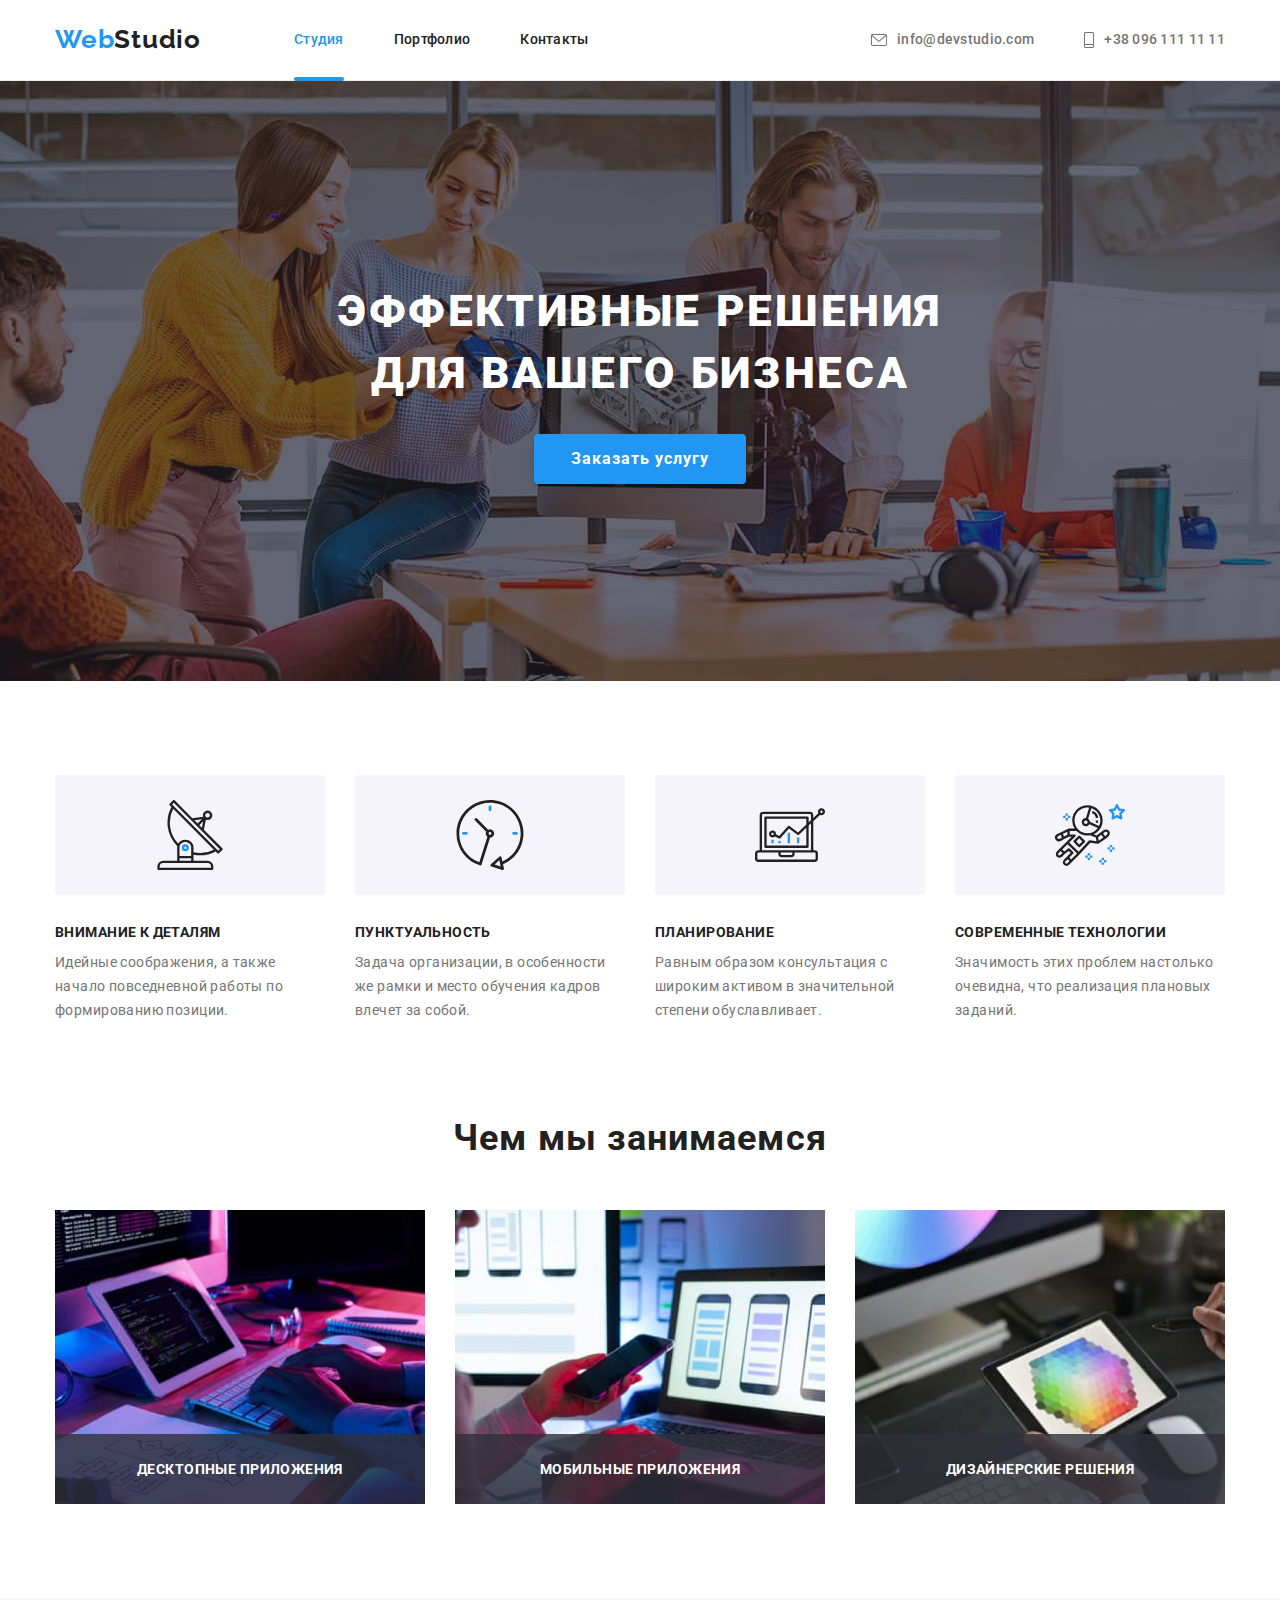
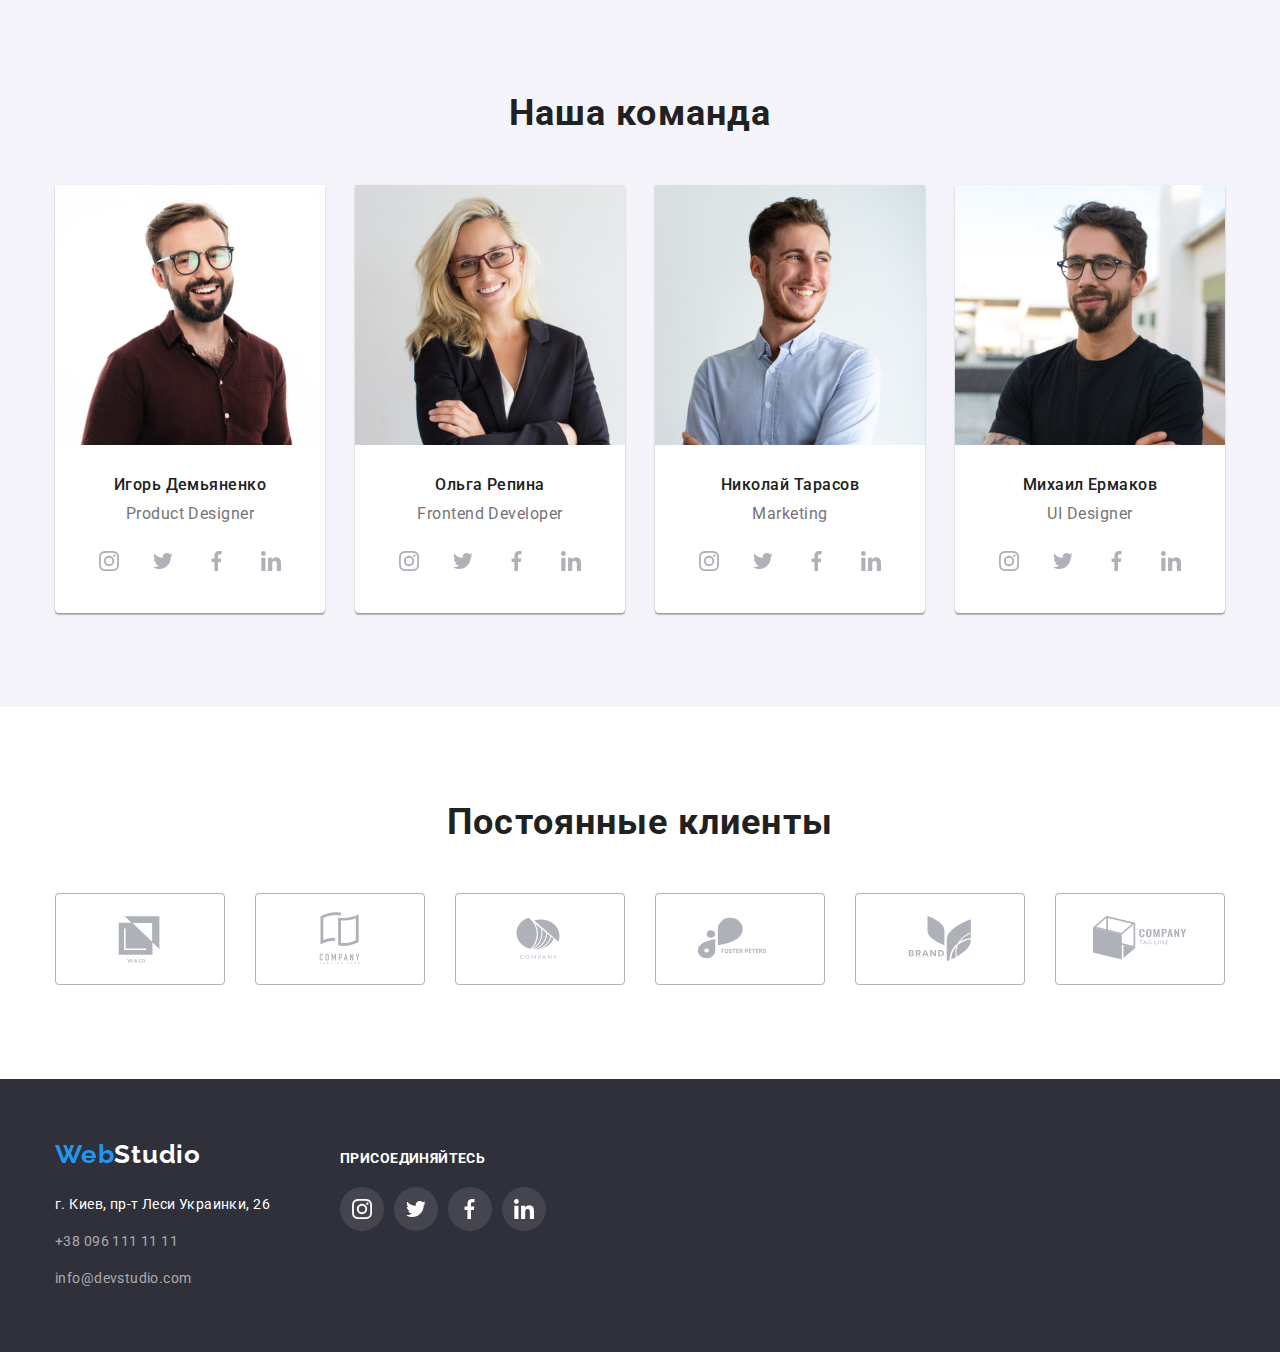
<file: index.html>
<!DOCTYPE html>
<html lang="ru">
  <head>
    <meta charset="UTF-8" />
    <meta http-equiv="X-UA-Compatible" content="IE=edge" />
    <meta name="viewport" content="width=device-width, initial-scale=1.0" />
    <title>Document</title>

    <!--нормализация стилей-->
    <link
      rel="stylesheet"
      href="https://cdn.jsdelivr.net/npm/modern-normalize@1.1.0/modern-normalize.min.css"
    />

    <!--стили css-->
    <link rel="stylesheet" href="css/style.css" />

    <!--шрифты-->

    <link rel="preconnect" href="https://fonts.googleapis.com" />
    <link rel="preconnect" href="https://fonts.gstatic.com" crossorigin />
    <link
      href="https://fonts.googleapis.com/css2?family=Raleway:wght@700&family=Roboto:wght@400;500;700;900&display=swap"
      rel="stylesheet"
    />
  </head>
  <body>
    <header class="header">
      <div class="container header-container">
        <nav class="nav">
          <a class="header-list link" href="/"
            >Web<span class="header-list-logo">Studio</span></a
          >
          <ul class="nav-list list">
            <li class="nav-list-item">
              <a class="nav-link current link" href="./index.html"> Студия </a>
            </li>
            <li class="nav-list-item">
              <a class="nav-link link" href="./portfolio.html"> Портфолио </a>
            </li>
            <li><a class="nav-link link" href=""> Контакты </a></li>
          </ul>
        </nav>

        <ul class="header-info-txt list">
          <li class="header-info-item">
            <a class="header-info link" href="mailoto:info@devstudio.com">
              <svg class="header-ikon" width="16px" height="12px">
                <use href="./img/icons.svg/icons.svg.svg#post"></use>
              </svg>
              info@devstudio.com
            </a>
          </li>
          <li>
            <a class="header-info link" href="tel:+380961111111">
              <svg class="header-ikon" width="10px" height="16px">
                <use href="./img/icons.svg/icons.svg.svg#tel"></use>
              </svg>
              +38 096 111 11 11
            </a>
          </li>
        </ul>
      </div>
    </header>

    <main>
      <section class="hero overlay">
        <div class="container">
          <h1 class="hero-title">Эффективные решения для вашего бизнеса</h1>
          <button class="main_btn" type="button" data-modal-open>
            <span class="button-txt">Заказать услугу</span>
          </button>
        </div>
      </section>

      <section class="work-adds section">
        <div class="container">
          <h2 class="adds-title-main">Плюсы работы</h2>
          <ul class="adds-about list">
            <li class="adds-list">
              <div class="adds-antenna">
                <svg class="" width="70" height="70">
                  <use href="./img/icons.svg/icons.svg.svg#antenna"></use>
                </svg>
              </div>
              <h3 class="adds-title">Внимание к деталям</h3>
              <p class="adds-text">
                Идейные соображения, а также начало повседневной работы по
                формированию позиции.
              </p>
            </li>
            <li class="adds-list adds-clock">
              <div class="adds-antenna">
                <svg class="" width="70" height="70">
                  <use href="./img/icons.svg/icons.svg.svg#clock"></use>
                </svg>
              </div>
              <h3 class="adds-title">Пунктуальность</h3>
              <p class="adds-text">
                Задача организации, в особенности же рамки и место обучения
                кадров влечет за собой.
              </p>
            </li>
            <li class="adds-list adds-diagram">
              <div class="adds-antenna">
                <svg class="" width="70" height="70">
                  <use href="./img/icons.svg/icons.svg.svg#comp"></use>
                </svg>
              </div>
              <h3 class="adds-title">Планирование</h3>
              <p class="adds-text">
                Равным образом консультация с широким активом в значительной
                степени обуславливает.
              </p>
            </li>
            <li class="adds-list adds-astronaut">
              <div class="adds-antenna">
                <svg class="" width="70" height="70">
                  <use href="./img/icons.svg/icons.svg.svg#astronaut"></use>
                </svg>
              </div>
              <h3 class="adds-title">Современные технологии</h3>
              <p class="adds-text">
                Значимость этих проблем настолько очевидна, что реализация
                плановых заданий.
              </p>
            </li>
          </ul>
        </div>
      </section>

      <section class="about section">
        <div class="container">
          <h2 class="about-us">Чем мы занимаемся</h2>
          <ul class="about-us-list list">
            <li class="about-us-img">
              <div class="about-container">
                <img src="img/img.jpg" alt="code1" width="370" />
                <p class="about-txt">Десктопные приложения</p>
              </div>
            </li>

            <li class="about-us-img">
              <div class="about-container">
                <img src="img/img(1).jpg" alt="code2" width="370" />
                <p class="about-txt">Мобильные приложения</p>
              </div>
            </li>

            <li class="about-us-img">
              <div class="about-container">
                <img src="img/img(2).jpg" alt="code3" width="370" />
                <p class="about-txt">Дизайнерские решения</p>
              </div>
            </li>
          </ul>
        </div>
      </section>

      <section class="team section">
        <div class="container">
          <h2 class="team-title">Наша команда</h2>

          <ul class="team-people list">
            <li class="team-people-img">
              <img
                src="img/port.1.jpg"
                alt="portret1"
                width="270"
                height="260"
              />
              <div class="team-people-info">
                <h3 class="team-names">Игорь Демьяненко</h3>
                <p class="team-work">Product Designer</p>
                <ul class="social list link">
                  <li class="social-item">
                    <a class="social-link" href="" aria-label="instagram">
                      <svg class="team-icons">
                        <use
                          class="displsy"
                          href="./img/icons.svg/icons.svg.svg#instagram"
                        ></use>
                      </svg>
                    </a>
                  </li>

                  <li class="social-item">
                    <a class="social-link" href="" aria-label="twitter">
                      <svg class="team-icons">
                        <use
                          href="./img/icons.svg/icons.svg.svg#twitter"
                          width="20px"
                          height="20px"
                        ></use>
                      </svg>
                    </a>
                  </li>

                  <li class="social-item">
                    <a class="social-link" href="" aria-label="facebook">
                      <svg class="team-icons">
                        <use
                          href="./img/icons.svg/icons.svg.svg#faceboock"
                          width="20px"
                          height="20px"
                        ></use>
                      </svg>
                    </a>
                  </li>

                  <li class="social-item">
                    <a class="social-link" href="" aria-label="linkedin">
                      <svg class="team-icons">
                        <use
                          href="./img/icons.svg/icons.svg.svg#linkedin"
                          width="20px"
                          height="20px"
                        ></use>
                      </svg>
                    </a>
                  </li>
                </ul>
              </div>
            </li>

            <li class="team-people-img">
              <img
                src="img/port.2.jpg"
                alt="portret2"
                width="270"
                height="260"
              />
              <div class="team-people-info">
                <h3 class="team-names">Ольга Репина</h3>
                <p class="team-work">Frontend Developer</p>

                <ul class="social list link">
                  <li class="social-item">
                    <a class="social-link" href="" aria-label="instagram">
                      <svg class="team-icons">
                        <use
                          class="displsy"
                          href="./img/icons.svg/icons.svg.svg#instagram"
                        ></use>
                      </svg>
                    </a>
                  </li>
                  <li class="social-item">
                    <a class="social-link" href="" aria-label="twitter">
                      <svg class="team-icons">
                        <use
                          href="./img/icons.svg/icons.svg.svg#twitter"
                          width="20px"
                          height="20px"
                        ></use>
                      </svg>
                    </a>
                  </li>

                  <li class="social-item">
                    <a class="social-link" href="" aria-label="facebook">
                      <svg class="team-icons">
                        <use
                          href="./img/icons.svg/icons.svg.svg#faceboock"
                          width="20px"
                          height="20px"
                        ></use>
                      </svg>
                    </a>
                  </li>

                  <li class="social-item">
                    <a class="social-link" href="" aria-label="linkedin">
                      <svg class="team-icons">
                        <use
                          href="./img/icons.svg/icons.svg.svg#linkedin"
                          width="20px"
                          height="20px"
                        ></use>
                      </svg>
                    </a>
                  </li>
                </ul>
              </div>
            </li>

            <li class="team-people-img">
              <img
                src="img/port3.jpg"
                alt="portret3"
                width="270"
                height="260"
              />
              <div class="team-people-info">
                <h3 class="team-names">Николай Тарасов</h3>
                <p class="team-work">Marketing</p>

                <ul class="social list link">
                  <li class="social-item">
                    <a class="social-link" href="" aria-label="instagram">
                      <svg class="team-icons">
                        <use
                          class="displsy"
                          href="./img/icons.svg/icons.svg.svg#instagram"
                        ></use>
                      </svg>
                    </a>
                  </li>

                  <li class="social-item">
                    <a class="social-link" href="" aria-label="twitter">
                      <svg class="team-icons">
                        <use
                          href="./img/icons.svg/icons.svg.svg#twitter"
                          width="20px"
                          height="20px"
                        ></use>
                      </svg>
                    </a>
                  </li>

                  <li class="social-item">
                    <a class="social-link" href="" aria-label="facebook">
                      <svg class="team-icons">
                        <use
                          href="./img/icons.svg/icons.svg.svg#faceboock"
                          width="20px"
                          height="20px"
                        ></use>
                      </svg>
                    </a>
                  </li>

                  <li class="social-item">
                    <a class="social-link" href="" aria-label="linkedin">
                      <svg class="team-icons">
                        <use
                          href="./img/icons.svg/icons.svg.svg#linkedin"
                          width="20px"
                          height="20px"
                        ></use>
                      </svg>
                    </a>
                  </li>
                </ul>
              </div>
            </li>

            <li class="team-people-img">
              <img
                src="img/port.4.jpg"
                alt="portret4"
                width="270"
                height="260"
              />
              <div class="team-people-info">
                <h3 class="team-names">Михаил Ермаков</h3>
                <p class="team-work">UI Designer</p>

                <ul class="social list link">
                  <li class="social-item">
                    <a class="social-link" href="" aria-label="instagram">
                      <svg class="team-icons">
                        <use
                          class="displsy"
                          href="./img/icons.svg/icons.svg.svg#instagram"
                        ></use>
                      </svg>
                    </a>
                  </li>

                  <li class="social-item">
                    <a class="social-link" href="" aria-label="twitter">
                      <svg class="team-icons">
                        <use
                          href="./img/icons.svg/icons.svg.svg#twitter"
                          width="20px"
                          height="20px"
                        ></use>
                      </svg>
                    </a>
                  </li>
                  <li class="social-item">
                    <a class="social-link" href="" aria-label="facebook">
                      <svg class="team-icons">
                        <use
                          href="./img/icons.svg/icons.svg.svg#faceboock"
                          width="20px"
                          height="20px"
                        ></use>
                      </svg>
                    </a>
                  </li>
                  <li class="social-item">
                    <a class="social-link" href="" aria-label="linkedin">
                      <svg class="team-icons">
                        <use
                          href="./img/icons.svg/icons.svg.svg#linkedin"
                          width="20px"
                          height="20px"
                        ></use>
                      </svg>
                    </a>
                  </li>
                </ul>
              </div>
            </li>
          </ul>
        </div>
      </section>

      <section>
        <div class="container">
          <h2 class="clients">Постоянные клиенты</h2>
          <ul class="clients-all list link">
            <li class="clients-info">
              <a class="clients-href" href="" aria-label="yaco">
                <svg class="clients-link" width="106" height="60">
                  <use href="./img/icons.svg/icons.svg.svg#icon-Logo-1"></use>
                </svg>
              </a>
            </li>
            <li class="clients-info">
              <a class="clients-href" href="" aria-label="yaco">
                <svg class="clients-link" width="106" height="60">
                  <use href="./img/icons.svg/icons.svg.svg#icon-Logo-3"></use>
                </svg>
              </a>
            </li>
            <li class="clients-info">
              <a class="clients-href" href="" aria-label="round">
                <svg class="clients-link" width="106" height="60">
                  <use href="./img/icons.svg/icons.svg.svg#icon-Logo-4"></use>
                </svg>
              </a>
            </li>
            <li class="clients-info">
              <a class="clients-href" href="" aria-label="foster">
                <svg class="clients-link" width="106" height="60">
                  <use href="./img/icons.svg/icons.svg.svg#icon-Logo-5"></use>
                </svg>
              </a>
            </li>
            <li class="clients-info">
              <a class="clients-href" href="" aria-label="brand">
                <svg class="clients-link" width="106" height="60">
                  <use href="./img/icons.svg/icons.svg.svg#icon-Logo-6"></use>
                </svg>
              </a>
            </li>
            <li class="clients-info">
              <a class="clients-href" href="" aria-label="line">
                <svg class="clients-link" width="106" height="60">
                  <use href="./img/icons.svg/icons.svg.svg#icon-Logo-2"></use>
                </svg>
              </a>
            </li>
          </ul>
        </div>
      </section>
    </main>

    <footer class="footer">
      <div class="container footer-box">
        <div class="rg-adress">
          <a class="header-list-footer link" href="/"
            >Web<span class="footer-logo">Studio</span></a
          >

          <address class="footer-addres link">
            <ul class="footer-list list">
              <li class="footer-list-item">
                <a
                  class="footer-item-first link"
                  href="г. Киев, пр-т Леси Украинки, 26"
                  >г. Киев, пр-т Леси Украинки, 26</a
                >
              </li>
              <li class="footer-list-item">
                <a class="footer-item link" href="tel:+380961111111"
                  >+38 096 111 11 11</a
                >
              </li>
              <li class="footer-list-item">
                <a class="footer-item link" href="mailoto:info@devstudio.com"
                  >info@devstudio.com</a
                >
              </li>
            </ul>
          </address>
        </div>

        <div class="rg">
          <p class="footer-title">присоединяйтесь</p>
          <ul class="footer-media link list">
            <li class="footer-list-media">
              <a class="footer-link" href="">
                <svg class="footer-icons">
                  <use
                    class=""
                    href="./img/icons.svg/icons.svg.svg#instagram"
                    width="20px"
                    height="20px"
                  ></use>
                </svg>
              </a>
            </li>

            <li class="footer-list-media">
              <a class="footer-link" href="">
                <svg class="footer-icons">
                  <use
                    class=""
                    href="./img/icons.svg/icons.svg.svg#twitter"
                    width="20px"
                    height="20px"
                  ></use>
                </svg>
              </a>
            </li>

            <li class="footer-list-media">
              <a class="footer-link" href="">
                <svg class="footer-icons">
                  <use
                    class=""
                    href="./img/icons.svg/icons.svg.svg#faceboock"
                    width="20px"
                    height="20px"
                  ></use>
                </svg>
              </a>
            </li>

            <li class="footer-list-media">
              <a class="footer-link" href="">
                <svg class="footer-icons">
                  <use
                    class=""
                    href="./img/icons.svg/icons.svg.svg#linkedin"
                    width="20px"
                    height="20px"
                  ></use>
                </svg>
              </a>
            </li>
          </ul>
        </div>
      </div>
    </footer>

    <!-- modal window-->

    <div class="backdrop is-hidden" data-modal>
      <div class="modal-wrapper">
        <button class="modal-btn" type="button" data-modal-close>
        <svg class="btm-modal-icon">
            <use
              class=""
              href="./img/icons.svg/icons.svg.svg#icon-close-black"
              width="18px"
              height="18px"
            ></use>
          </svg>
</button>
        <p>Оставьте свои данные, мы вам перезвоним</p>
        <form action="form"></form>
      </div>
    </div>

    <script src="./js/modal.js"></script>
  </body>
</html>
</file>
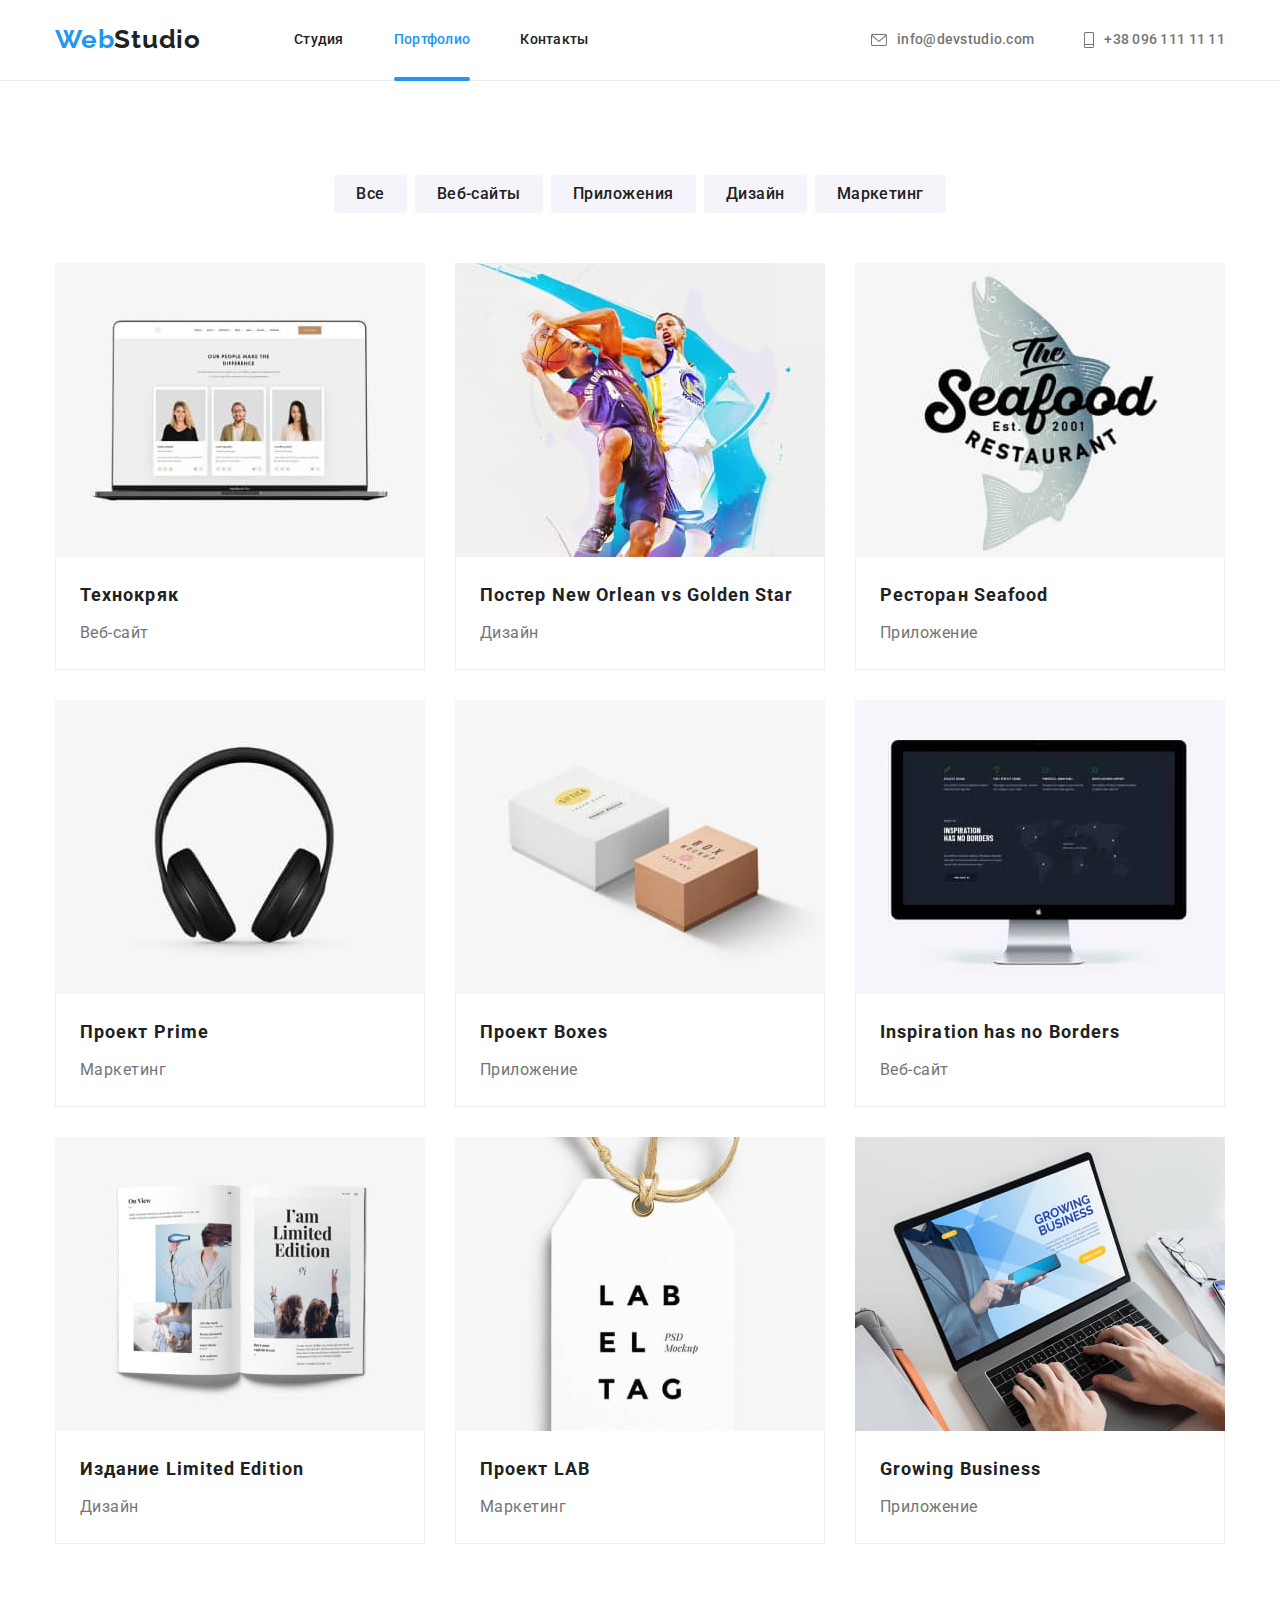
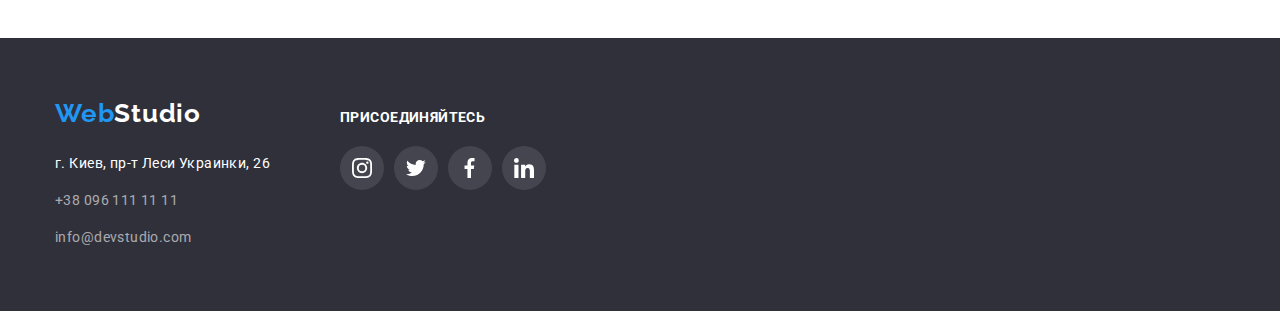
<file: portfolio.html>
<!DOCTYPE html>
<html lang="ru">
  <head>
    <meta charset="UTF-8" />
    <meta http-equiv="X-UA-Compatible" content="IE=edge" />
    <meta name="viewport" content="width=device-width, initial-scale=1.0" />
    <title>Document</title>

    <!--нормализация стилей-->
    <link
      rel="stylesheet"
      href="https://cdn.jsdelivr.net/npm/modern-normalize@1.1.0/modern-normalize.min.css"
    />

    <!--стили css-->
    <link rel="stylesheet" href="css/style.css" />

    <!--шрифты-->
    <link rel="preconnect" href="https://fonts.googleapis.com" />
    <link rel="preconnect" href="https://fonts.gstatic.com" crossorigin />
    <link
      href="https://fonts.googleapis.com/css2?family=Raleway:wght@700&family=Roboto:wght@400;500;700;900&display=swap"
      rel="stylesheet"
    />
  </head>

  <body>
    <header class="header">
      <div class="container header-container">
        <nav class="nav">
          <a class="header-list link" href="/"
            >Web<span class="header-list-logo">Studio</span></a
          >

          <ul class="nav-list list">
            <li class="nav-list-item">
              <a class="nav-link link" href="./index.html"> Студия </a>
            </li>
            <li class="nav-list-item">
              <a class="nav-link current link" href="./portfolio.html">
                Портфолио
              </a>
            </li>
            <li><a class="nav-link link" href=""> Контакты </a></li>
          </ul>
        </nav>

        <ul class="header-info-txt list">
          <li class="header-info-item">
            <a class="header-info link" href="mailoto:info@devstudio.com">
              <svg class="header-ikon" width="16px" height="12px">
                <use href="./img/icons.svg/icons.svg.svg#post"></use>
              </svg>
              info@devstudio.com
            </a>
          </li>
          <li>
            <a class="header-info link" href="tel:+380961111111">
              <svg class="header-ikon" width="10px" height="16px">
                <use href="./img/icons.svg/icons.svg.svg#tel"></use>
              </svg>
              +38 096 111 11 11
            </a>
          </li>
        </ul>
      </div>
    </header>

    <main>
      <section class="section">
        <div class="container">
          <h1 class="nav-title-portfolio">Навигация</h1>
          <ul class="buttun-list">
            <li class="button-portfolio list">
              <button class="button-portfolio-txt" type="button">Все</button>
            </li>
            <li class="button-portfolio list">
              <button class="button-portfolio-txt" type="button">
                Веб-сайты
              </button>
            </li>
            <li class="button-portfolio list">
              <button class="button-portfolio-txt" type="button">
                Приложения
              </button>
            </li>
            <li class="button-portfolio list">
              <button class="button-portfolio-txt" type="button">Дизайн</button>
            </li>
            <li class="button-portfolio list">
              <button class="button-portfolio-txt" type="button">
                Маркетинг
              </button>
            </li>
          </ul>

          <ul class="portfolio">
            <li class="potrfolio-cards list link">
              <a class="radious link" href="">
                <div class="portfolio-wrapper">
                  <img
                    src="img/img.port.jpg"
                    alt="Технокряк"
                    width="370"
                    height="294"
                  />
                  <p class="portfolio-info">
                    Ресурс предлагает комплексные предложения с разным уровнем
                    функционала и сервисов. Все это позволит посетителю получить
                    исчерпывающие сведения о компании или частном лице.
                  </p>
                </div>
                <div class="portfolio-cards">
                  <h2 class="portfolio-title">Технокряк</h2>
                  <p class="portfolio-discription">Веб-сайт</p>
                </div>
              </a>
            </li>

            <li class="potrfolio-cards list link">
              <a class="radious link" href="">
                <div class="portfolio-wrapper">
                  <img
                    src="img/img(1)(1).jpg"
                    alt="Постер New Orlean vs Golden Star"
                    width="370"
                    height="294"
                  />
                  <p class="portfolio-info">
                    Ресурс предлагает комплексные предложения с разным уровнем
                    функционала и сервисов. Все это позволит посетителю получить
                    исчерпывающие сведения о компании или частном лице.
                  </p>
                </div>
                <div class="portfolio-cards">
                  <h2 class="portfolio-title">
                    Постер New Orlean vs Golden Star
                  </h2>
                  <p class="portfolio-discription">Дизайн</p>
                </div>
              </a>
            </li>

            <li class="potrfolio-cards list link">
              <a class="radious link" href="">
                <div class="portfolio-wrapper">
                  <img
                    src="img/img(2)(1).jpg"
                    alt="Логотип Seafood"
                    width="370"
                    height="294"
                  />
                  <p class="portfolio-info">Ресурс предлагает комплексные предложения с разным уровнем функционала и сервисов. Все это позволит посетителю получить исчерпывающие сведения о компании или частном лице.</p>
                </div>
                <div class="portfolio-cards">
                  <h2 class="portfolio-title">Ресторан Seafood</h2>
                  <p class="portfolio-discription">Приложение</p>
                </div>
              </a>
            </li>

            <li class="potrfolio-cards list link">
              <a class="radious link" href="">
                <div class="portfolio-wrapper">
                  <img
                    src="img/img(3)(1).jpg"
                    alt="Проект Prime"
                    width="370"
                    height="294"
                  />
                  <p class="portfolio-info">Ресурс предлагает комплексные предложения с разным уровнем функционала и сервисов. Все это позволит посетителю получить исчерпывающие сведения о компании или частном лице.</p>
                </div>
                <div class="portfolio-cards">
                  <h2 class="portfolio-title">Проект Prime</h2>
                  <p class="portfolio-discription">Маркетинг</p>
                </div>
              </a>
            </li>

            <li class="potrfolio-cards list link">
              <a class="radious link" href="">
                <div class="portfolio-wrapper">
                  <img
                    src="img/img(4)(1).jpg"
                    alt=" Boxes"
                    width="370"
                    height="294"
                  />
                  <p class="portfolio-info">Ресурс предлагает комплексные предложения с разным уровнем функционала и сервисов. Все это позволит посетителю получить исчерпывающие сведения о компании или частном лице.</p>
                </div>
                <div class="portfolio-cards">
                  <h2 class="portfolio-title">Проект Boxes</h2>
                  <p class="portfolio-discription">Приложение</p>
                </div>
              </a>
            </li>

            <li class="potrfolio-cards list link">
              <a class="radious link" href="">
                <div class="portfolio-wrapper">
                  <img
                    src="img/img(5)(1).jpg"
                    alt="Компьютер"
                    width="370"
                    height="294"
                  />
                  <p class="portfolio-info">Ресурс предлагает комплексные предложения с разным уровнем функционала и сервисов. Все это позволит посетителю получить исчерпывающие сведения о компании или частном лице.</p>
                </div>
                <div class="portfolio-cards">
                  <h2 class="portfolio-title">Inspiration has no Borders</h2>
                  <p class="portfolio-discription">Веб-сайт</p>
                </div>
              </a>
            </li>

            <li class="potrfolio-cards list link">
              <a class="radious link" href="">
                <div class="portfolio-wrapper">
                  <img
                    src="img/img(6)(1).jpg"
                    alt="Книга"
                    width="370"
                    height="294"
                  />
                  <p class="portfolio-info">Ресурс предлагает комплексные предложения с разным уровнем функционала и сервисов. Все это позволит посетителю получить исчерпывающие сведения о компании или частном лице.</p>
                </div>
                <div class="portfolio-cards">
                  <h2 class="portfolio-title">Издание Limited Edition</h2>
                  <p class="portfolio-discription">Дизайн</p>
                </div>
              </a>
            </li>

            <li class="potrfolio-cards list link">
              <a class="radious link" href="">
                <div class="portfolio-wrapper">
                  <img
                    src="img/img(7)(1).jpg"
                    alt="Lab"
                    width="370"
                    height="294"
                  />
                  <p class="portfolio-info">Ресурс предлагает комплексные предложения с разным уровнем функционала и сервисов. Все это позволит посетителю получить исчерпывающие сведения о компании или частном лице.</p>
                </div>
                <div class="portfolio-cards">
                  <h2 class="portfolio-title">Проект LAB</h2>
                  <p class="portfolio-discription">Маркетинг</p>
                </div>
              </a>
            </li>

            <li class="potrfolio-cards list link">
              <a class="radious link" href="">
                <div class="portfolio-wrapper">
                  <img
                    src="img/img(8)(1).jpg"
                    alt="Business"
                    width="370"
                    height="294"
                  />
                  <p class="portfolio-info">Ресурс предлагает комплексные предложения с разным уровнем функционала и сервисов. Все это позволит посетителю получить исчерпывающие сведения о компании или частном лице.</p>
                </div>
                <div class="portfolio-cards">
                  <h2 class="portfolio-title">Growing Business</h2>
                  <p class="portfolio-discription">Приложение</p>
                </div>
              </a>
            </li>
          </ul>
        </div>
      </section>
    </main>

    <footer class="footer">
      <div class="container footer-box">
        <div class="rg-adress">
          <a class="header-list-footer link" href="/"
            >Web<span class="footer-logo">Studio</span></a
          >

          <address class="footer-addres link">
            <ul class="footer-list list">
              <li class="footer-list-item">
                <a
                  class="footer-item-first link"
                  href="г. Киев, пр-т Леси Украинки, 26"
                  >г. Киев, пр-т Леси Украинки, 26</a
                >
              </li>
              <li class="footer-list-item">
                <a class="footer-item link" href="tel:+380961111111"
                  >+38 096 111 11 11</a
                >
              </li>
              <li class="footer-list-item">
                <a class="footer-item link" href="mailoto:info@devstudio.com"
                  >info@devstudio.com</a
                >
              </li>
            </ul>
          </address>
        </div>

        <div class="rg">
          <p class="footer-title">присоединяйтесь</p>
          <ul class="footer-media link list">
            <li class="footer-list-media">
              <a class="footer-link" href="">
                <svg class="footer-icons">
                  <use
                    class=""
                    href="./img/icons.svg/icons.svg.svg#instagram"
                    width="20px"
                    height="20px"
                  ></use>
                </svg>
              </a>
            </li>

            <li class="footer-list-media">
              <a class="footer-link" href="">
                <svg class="footer-icons">
                  <use
                    class=""
                    href="./img/icons.svg/icons.svg.svg#twitter"
                    width="20px"
                    height="20px"
                  ></use>
                </svg>
              </a>
            </li>

            <li class="footer-list-media">
              <a class="footer-link" href="">
                <svg class="footer-icons">
                  <use
                    class=""
                    href="./img/icons.svg/icons.svg.svg#faceboock"
                    width="20px"
                    height="20px"
                  ></use>
                </svg>
              </a>
            </li>

            <li class="footer-list-media">
              <a class="footer-link" href="">
                <svg class="footer-icons">
                  <use
                    class=""
                    href="./img/icons.svg/icons.svg.svg#linkedin"
                    width="20px"
                    height="20px"
                  ></use>
                </svg>
              </a>
            </li>
          </ul>
        </div>
      </div>
    </footer>
  </body>
</html>
</file>
<file: css/style.css>
/*font-family: 'Raleway', sans-serif;
font-family: 'Roboto', sans-serif;*/
:root {
  --first-txt-color: #ffffff;
  --title-txt-color: #212121;
  --main-txt-color: #757575;
  --footer-info-txt: rgba(255, 255, 255, 0.6);
  --accent-txt-color: #2196f3;
  --background-color: #2f303a;
  --background-color-team: #f5f4fa;

  --main-font: "Roboto", sans-serif;
  --second-font: "Raleway", sans-serif;
}

.list {
  padding-left: 0;
  margin-top: 0;
  margin-bottom: 0;
  list-style: none;
}
.link {
  text-decoration: none;
}

body {
  font-family: var(--main-font);
  font-size: 14px;
  line-height: 1.14;
  letter-spacing: 0.03em;
  color: var(--title-txt-color);
}

h1,
h2,
h3,
h4,
p {
  margin: 0;
  padding: 0;
}
ul {
  padding: 0;
  margin: 0;
}

.section {
  padding-top: 94px;
  padding-bottom: 94px;
}

.container {
  width: 1200px;
  padding-left: 15px;
  padding-right: 15px;
  margin-right: auto;
  margin-left: auto;
}

.header {
  border-bottom: var(--first-txt-color);
  background-color: var(--first-txt-color);
  border-bottom: 1px solid #ececec;
}

.header-info-txt {
  margin-left: auto;
  display: flex;
}

.header-ikon {
  fill: var(--main-txt-color);
  margin-right: 10px;
  fill: currentColor;
  transition: color 250ms cubic-bezier(0.4, 0, 0.2, 1);
}

.nav {
  display: flex;
  align-items: center;
  align-items: center;
}

.nav-list {
  display: flex;
  align-items: center;
}

.nav-link {
  position: relative;
  padding-top: 32px;
  padding-bottom: 32px;
  display: block;
}
.nav-list-item {
  margin-right: 50px;
}

.nav-link:last-child {
  margin-right: 0;
}

.header-container {
  display: flex;
  align-items: center;
}

.header-list {
  margin-right: 93px;
  padding-top: 24px;
  padding-bottom: 25px;
}

.header-info {
  padding-top: 32px;
  padding-bottom: 32px;
}

.header-info-item {
  margin-right: 50px;
}

.header-info:last-child {
  margin-right: 0;
}

.header-list {
  font-family: var(--second-font);
  font-style: normal;
  font-weight: bold;
  font-size: 26px;
  line-height: 1.2;

  letter-spacing: 0.03em;

  color: var(--accent-txt-color);
}
.header-list-logo {
  font-family: var(--second-font);
  font-style: normal;
  font-weight: bold;
  font-size: 26px;
  line-height: 1.2;

  letter-spacing: 0.03em;

  color: var(--title-txt-color);
}

.nav-link {
  font-weight: 500;
  font-size: 14px;
  line-height: 1.14;
  letter-spacing: 0.02em;

  color: var(--title-txt-color);

  transition: color 250ms cubic-bezier(0.4, 0, 0.2, 1);
}
.nav-link:hover,
.nav-link:focus {
  color: var(--accent-txt-color);
}
.header-info {
  display: flex;
  align-items: center;
  font-weight: 500;
  font-size: 14px;
  line-height: 1.14;
  letter-spacing: 0.02em;

  color: var(--main-txt-color);
  transition: color 250ms cubic-bezier(0.4, 0, 0.2, 1);
}

.header-info:hover,
.header-info:focus {
  color: var(--accent-txt-color);
}

.hero {
  align-items: center;
  padding-top: 200px;
  padding-bottom: 200px;
  text-align: center;

  background-color: var(--background-color);
}

.hero-title {
  width: 696px;
  margin: auto;

  font-family: Roboto;
  font-style: normal;
  font-weight: 900;
  font-size: 44px;
  line-height: 1.4;
  /* or 136% */

  text-align: center;
  letter-spacing: 0.06em;
  text-transform: uppercase;

  color: var(--first-txt-color);
}

.main_btn {
  margin-top: 30px;
  border: none;

  height: 50px;

  background: var(--accent-txt-color);
  box-shadow: 0px 4px 4px rgba(0, 0, 0, 0.15);
  border-radius: 4px;

  /* identical to box height, or 187% */

  color: var(--first-txt-color);
  cursor: pointer;
}

.button-txt {
  padding: 9px 31px;
  height: 30px;
  left: 732px;
  top: 440px;

  font-weight: bold;
  font-size: 16px;

  /* identical to box height, or 187% */
  font-family: Roboto;
  font-style: normal;

  display: flex;
  align-items: center;
  text-align: center;
  letter-spacing: 0.06em;
  line-height: 2;

  color: var(--first-txt-color);
}
.adds-title-main {
  visibility: hidden;
  position: absolute;
  width: 1px;
  height: 1px;
  margin: -1px;
  padding: 0;
  overflow: hidden;
  border: 0;
  clip: rect(0 0 0 0);
}

.adds-about {
  display: flex;
  align-items: center;
}

.adds-list {
  margin-right: 30px;
}
.adds-list:last-child {
  margin: 0;
}

.adds-title {
  margin-bottom: 10px;
  font-weight: bold;
  font-size: 14px;
  line-height: 1.14;
  letter-spacing: 0.03em;
  text-transform: uppercase;

  color: var(--title-txt-color);
}
.adds-text {
  width: 270px;

  font-size: 14px;
  line-height: 1.7;
  /* or 171% */
  letter-spacing: 0.03em;

  color: var(--main-txt-color);
}

.about {
  padding-top: 0;
}

.about-us {
  margin-bottom: 50px;

  font-weight: bold;
  font-size: 36px;
  line-height: 1.2;
  text-align: center;
  letter-spacing: 0.03em;

  color: var(--title-txt-color);
}

.about-us-list {
  display: flex;
  align-items: center;
}

.about-us-img {
  margin-right: 30px;
  display: block;
  height: auto;
  max-width: 100%;
}

.about-us-img:last-child {
  margin: 0;
}

.team {
  background-color: var(--background-color-team);
}
.team-title {
  margin-bottom: 50px;
  font-weight: bold;
  font-size: 36px;
  line-height: 1.2;
  text-align: center;
  letter-spacing: 0.03em;

  color: var(--title-txt-color);
}
.team-people {
  display: flex;
  align-items: center;
}

.team-people-img {
  text-align: center;
  margin-right: 30px;
  background: var(--first-txt-color);
  /* material shadow v1 */

  box-shadow: 0px 1px 3px rgba(0, 0, 0, 0.12), 0px 1px 1px rgba(0, 0, 0, 0.14),
    0px 2px 1px rgba(0, 0, 0, 0.2);
  border-radius: 0px 0px 4px 4px;
}
.team-people-img:last-child {
  margin: 0;
}

.team-names {
  font-weight: 500;
  font-size: 16px;
  line-height: 1.2;
  /* identical to box height */

  text-align: center;
  letter-spacing: 0.03em;

  color: var(--title-txt-color);
}

.team-work {
  margin-top: 10px;
  font-weight: normal;
  font-size: 16px;
  line-height: 1.2;
  /* identical to box height */

  text-align: center;
  letter-spacing: 0.03em;

  color: var(--main-txt-color);
}

.footer {
  padding-top: 60px;
  padding-bottom: 60px;

  background-color: var(--background-color);
}

.footer-logo {
  font-weight: bold;
  font-size: 26px;
  line-height: 1.2;
  /* identical to box height */

  letter-spacing: 0.03em;
  color: var(--first-txt-color);
}
.header-list-footer {
  margin-top: 60px;

  font-family: Raleway;
  font-style: normal;
  font-weight: bold;
  font-size: 26px;
  line-height: 1.2;
  /* identical to box height */

  letter-spacing: 0.03em;

  color: var(--accent-txt-color);
}

.footer-addres {
  margin-top: 20px;
}

.footer-list-item {
  margin-bottom: 9px;
}
.footer-list-item:last-child {
  margin: 0;
}

.footer-item-first {
  font-style: normal;
  font-weight: normal;
  font-size: 14px;
  line-height: 2;
  /* or 171% */

  letter-spacing: 0.03em;

  color: var(--first-txt-color);
}
.footer-item {
  font-style: normal;
  font-weight: normal;
  font-size: 14px;
  line-height: 2;
  /* or 171% */

  letter-spacing: 0.03em;

  color: var(--footer-info-txt);
}

.nav-title-portfolio {
  visibility: hidden;
  position: absolute;
  width: 1px;
  height: 1px;
  margin: -1px;
  padding: 0;
  overflow: hidden;
  border: 0;
  clip: rect(0 0 0 0);
}
.portfolio-buttom {
  width: 73px;
  height: 38px;
  left: 495px;
  top: 174px;
}

.buttun-list {
  display: flex;
  align-items: center;
  justify-content: center;
  margin-bottom: 50px;
}

.button-portfolio {
  margin-right: 8px;
}

.button-portfolio-txt {
  border: 0 transparent;
  border-radius: 4px;
  padding: 6px 22px;
  color: var(--title-txt-color);
  background-color: var(--background-color-team);
  font-family: Roboto, sans-serif;
  font-weight: 500;
  font-size: 16px;
  line-height: 1.6;
  letter-spacing: 0.03em;
  transition: color 250ms cubic-bezier(0.4, 0, 0.2, 1);
  transition: box-shadow 250ms cubic-bezier(0.4, 0, 0.2, 1);
}

.button-portfolio-txt:hover,
.button-portfolio-txt:focus {
  background-color: var(--accent-txt-color);
  color: var(--primary-white-color);
  box-shadow: 0 2px 2px rgba(0, 0, 0, 0.12), 0 1px 2px rgba(0, 0, 0, 0.08),
    0 3px 1px rgba(0, 0, 0, 0.1);
  cursor: pointer;
  color: var(--first-txt-color);
}

.portfolio-title {
  margin-bottom: 4px;
  font-style: normal;
  font-weight: bold;
  font-size: 18px;
  line-height: 2;
  /* identical to box height, or 200% */

  letter-spacing: 0.06em;
  color: var(--title-txt-color);
}
.portfolio-discription {
  font-style: normal;
  font-weight: normal;
  font-size: 16px;
  line-height: 2;
  /* identical to box height, or 187% */

  letter-spacing: 0.03em;
  color: var(--main-txt-color);
}

.portfolio {
  display: flex;
  flex-wrap: wrap;
}
.potrfolio-cards {
  margin-right: 30px;
  margin-bottom: 30px;
}
.radious:hover,
.radious:focus {
  box-shadow: 0px 1px 1px rgba(0, 0, 0, 0.12), 0px 4px 4px rgba(0, 0, 0, 0.06),
    1px 4px 6px rgba(0, 0, 0, 0.16);
}
.radious {
  display: block;
  transition: box-shadow 250ms cubic-bezier(0.4, 0, 0.2, 1);
}
.portfolio-cards {
  padding: 20px 24px 20px 24px;
  border-bottom: 1px solid #eeeeee;
  border-left: 1px solid #eeeeee;
  border-right: 1px solid #eeeeee;
}

.potrfolio-cards:nth-child(3n + 3) {
  margin-right: 0px;
}
li:last-child {
  margin-right: 0px;
}
img {
  display: block;
  max-width: 100%;
  height: auto;
}
.team-people-info {
  padding-top: 30px;
  padding-bottom: 30px;
}

.potrfolio-cards:nth-last-child(-n + 3) {
  margin-bottom: 0;
}

.overlay {
  max-width: 1600px;
  margin-left: auto;
  margin-right: auto;
  background-image: linear-gradient(
      to right,
      rgba(47, 48, 58, 0.4),
      rgba(47, 48, 58, 0.4)
    ),
    url("../img/bgr(9)(1).jpg");
  background-repeat: no-repeat;
  background-position: center;
  background-size: cover;
  height: 600px;
}

.header-info:hover > .header-ikon:hover,
.header-ikon:focus {
  fill: var(--accent-txt-color);
}
.header-ikon {
  transition: fill 250ms cubic-bezier(0.4, 0, 0.2, 1);
}

.team-icons {
  width: 20px;

  height: 20px;
}
.social-link {
  margin-top: 16px;
  display: flex;
  justify-content: center;
  align-items: center;
  width: 44px;
  height: 44px;
  border-radius: 50%;
  fill: #afb1b8;
  background-color: var(--first-txt-color);
  transition: fill 250ms cubic-bezier(0.4, 0, 0.2, 1);
}
.social {
  display: flex;
  justify-content: center;
}
.social-item:not(:last-child) {
  margin-right: 10px;
  background-size: contain;
}

.social-link:hover,
.social-link:focus {
  background-color: var(--accent-txt-color);
  fill: var(--first-txt-color);
}

.footer-title {
  margin-bottom: 20px;
  font-weight: 700;
  font-size: 14px;
  line-height: 1.14;
  letter-spacing: 0.03em;
  text-transform: uppercase;
  color: var(--first-txt-color);
}

.footer-media {
  display: flex;
  justify-content: center;
}
.footer-list-media:not(:last-child) {
  margin-right: 10px;
  background-size: contain;
}

.footer-link {
  transition: fill 250ms cubic-bezier(0.4, 0, 0.2, 1);
  display: flex;
  justify-content: center;
  align-items: center;
  width: 44px;
  height: 44px;
  border-radius: 50%;
  fill: var(--first-txt-color);
  background-color: rgba(255, 255, 255, 0.1);
}
.footer-link:hover,
.footer-link:focus {
  background-color: var(--accent-txt-color);
  fill: var(--first-txt-color);
}
.footer-icons {
  width: 20px;
  height: 20px;
}

.adds-antenna {
  background-color: var(--background-color-team);
  border-radius: 4px;
  width: 270px;
  height: 120px;
  display: flex;
  align-items: center;
  justify-content: center;
  margin-bottom: 30px;
}

.footer-box {
  display: flex;
  align-items: baseline;
}

.clients {
  font-weight: 700;
  font-size: 36px;
  line-height: 42px;
  text-align: center;
  letter-spacing: 0.03em;
  color: var(--title-txt-color);
  margin-top: 94px;
  margin-bottom: 50px;
}

.clients-all {
  display: flex;
  margin-bottom: 94px;
}
.clients-info {
  margin-right: 30px;
}

.clients-href {
  display: flex;
  justify-content: center;
  align-items: center;
  width: 170px;
  height: 92px;
  color: #afb1b8;
  border: 1px solid #afb1b8;
  border-radius: 4px;
  transition: color 250ms cubic-bezier(0.4, 0, 0.2, 1);
}
.clients-link {
  fill: currentColor;
}

.clients-href:hover,
.clients-href:focus {
  color: var(--accent-txt-color);
  border-color: var(--accent-txt-color);
}

.rg {
  margin-left: 70px;
}

.current {
  color: #2196f3;
}

.current:after {
  content: "";
  position: absolute;
  bottom: -1px;
  left: 0;
  display: block;
  width: 100%;
  height: 4px;
  background: #2196f3;
  border-radius: 2px;
}

/*modal window*/

.backdrop {
  position: fixed;
  width: 100vw;
  height: 100vh;
  top: 0;
  left: 50%;
  transform: translateX(-50%);
  background: rgba(0, 0, 0, 0.2);
  transition: opacity 250ms cubic-bezier(0.4, 0, 0.2, 1),
    visibility 250ms cubic-bezier(0.4, 0, 0.2, 1);
  opacity: 1;
  visibility: visible;
  pointer-events: initial;
}
.backdrop.is-hidden {
  opacity: 0;
  visibility: hidden;
  pointer-events: none;
}

.modal-wrapper {
  position: absolute;
  top: 50%;
  left: 50%;
  width: 528px;
  height: 581px;
  padding: 40px;
  transform: translate(-50%, -50%);
  background-color: var(--first-txt-color);
  box-shadow: 0px 1px 3px rgba(0, 0, 0, 0.12), 0px 1px 1px rgba(0, 0, 0, 0.14),
    0px 2px 1px rgba(0, 0, 0, 0.2);
  border-radius: 4px;
}
.modal-btn {
  transition: fill 250ms cubic-bezier(0.4, 0, 0.2, 1);
  display: flex;
  align-items: center;
  justify-content: center;
  position: absolute;
  top: 8px;
  right: 8px;
  background: #ffffff;
  border: 1px solid rgba(0, 0, 0, 0.1);
  border-radius: 50%;
  cursor: pointer;
  width: 30px;
  height: 30px;
  box-sizing: border-box;
}
.modal-btn:hover,
.modal-btn:focus{
  fill: var(--accent-txt-color);
}

.btm-modal-icon {
  width: 20px;
  height: 20px;
}

/*hover txt portfolio*/
.portfolio-wrapper {
  position: relative;
  cursor: pointer;
  overflow: hidden;
}

.portfolio-info {
  transition: 250ms cubic-bezier(0.4, 0, 0.2, 1);
  transform: translateY(100%);
  display: flex;
  align-items: center;
  justify-content: center;
  padding: 63px 24px;
  position: absolute;
  width: 100%;
  height: 100%;
  bottom: 0;
  left: 0;
  color: var(--first-txt-color);
  font-size: 18px;
  line-height: 1.5;
  letter-spacing: 0.03em;
  background: rgba(33, 150, 243, 0.9);
}

.potrfolio-cards:hover .portfolio-info {
  transform: translateY(0%);
}

/*hover txt about section*/
.about-container {
  position: relative;
}
.about-txt {
  display: flex;
  align-items: center;
  justify-content: center;
  font-weight: 700;
  position: absolute;
  bottom: 0;
  left: 0;
  width: 370px;
  height: 70px;
  font-size: 14px;
  line-height: 16px;

  text-align: center;
  letter-spacing: 0.03em;
  text-transform: uppercase;

  color: #ffffff;
  background: rgba(47, 48, 58, 0.8);
}
</file>
